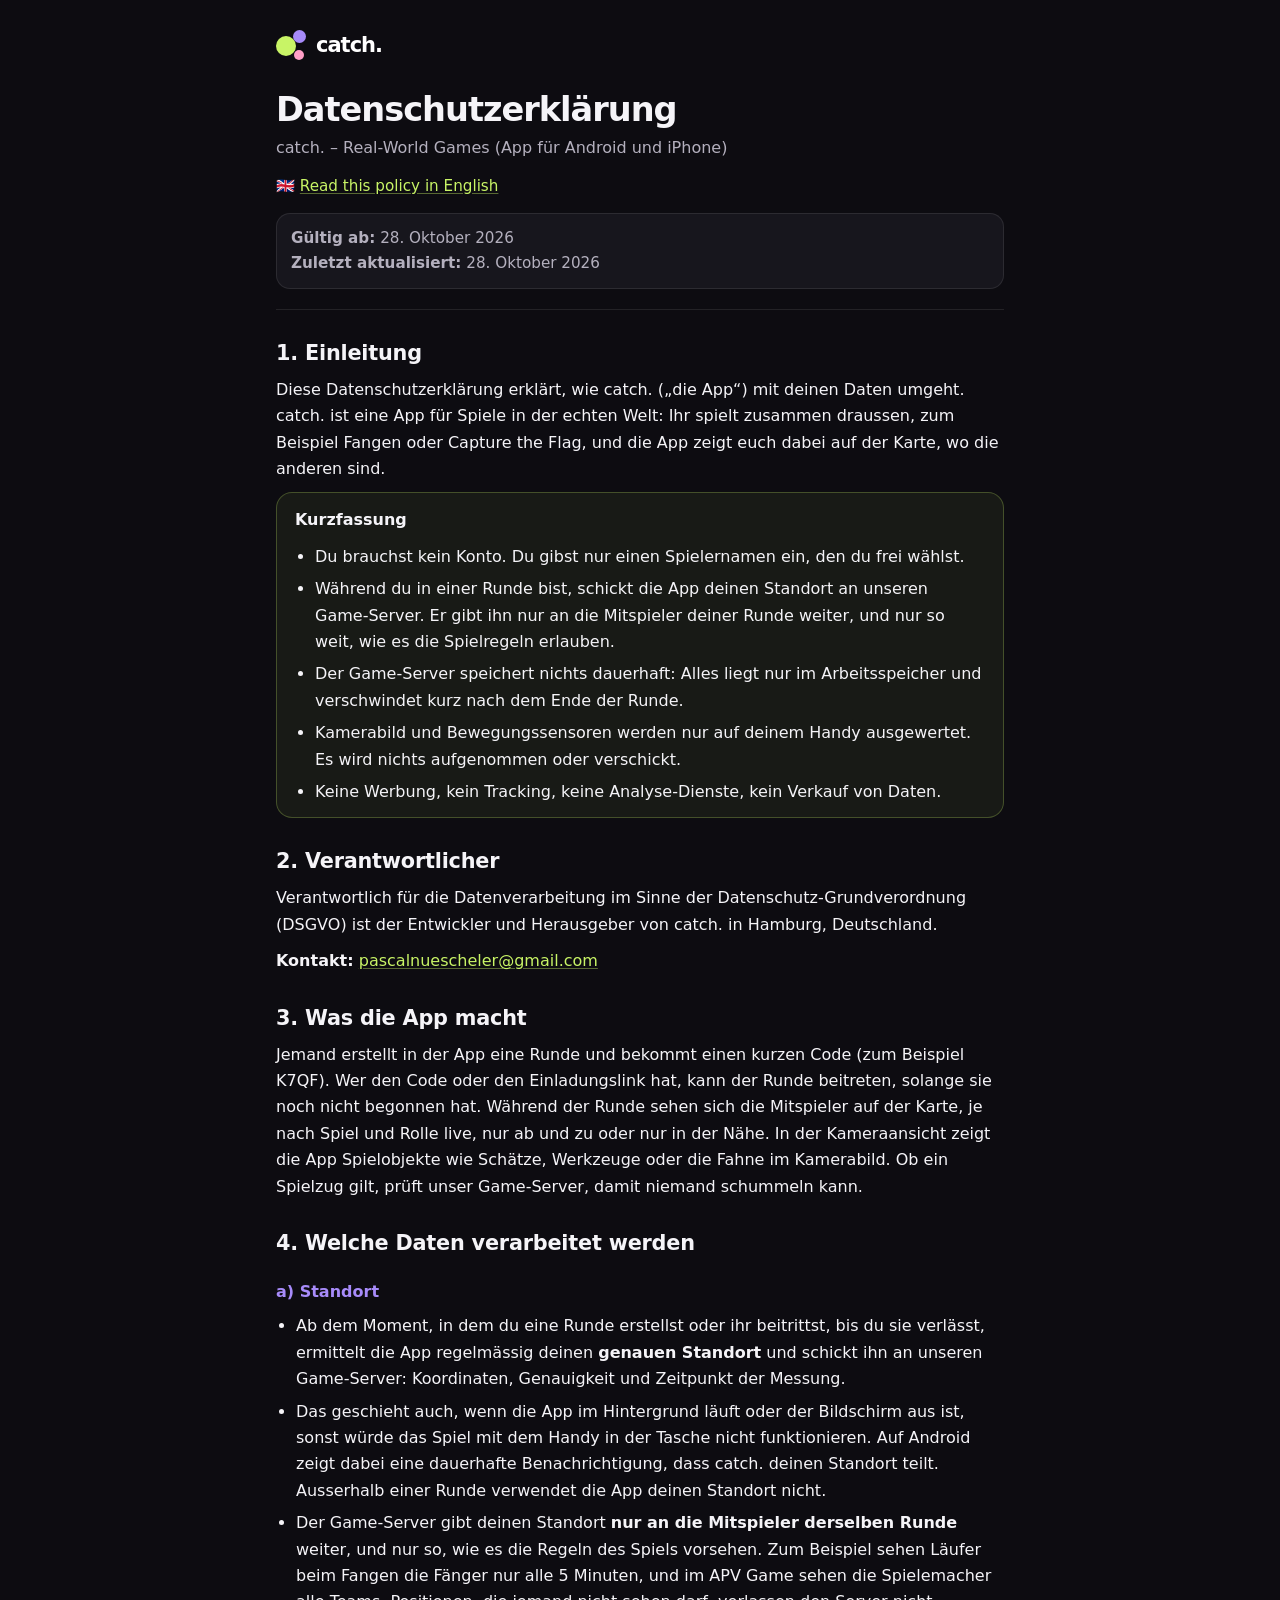
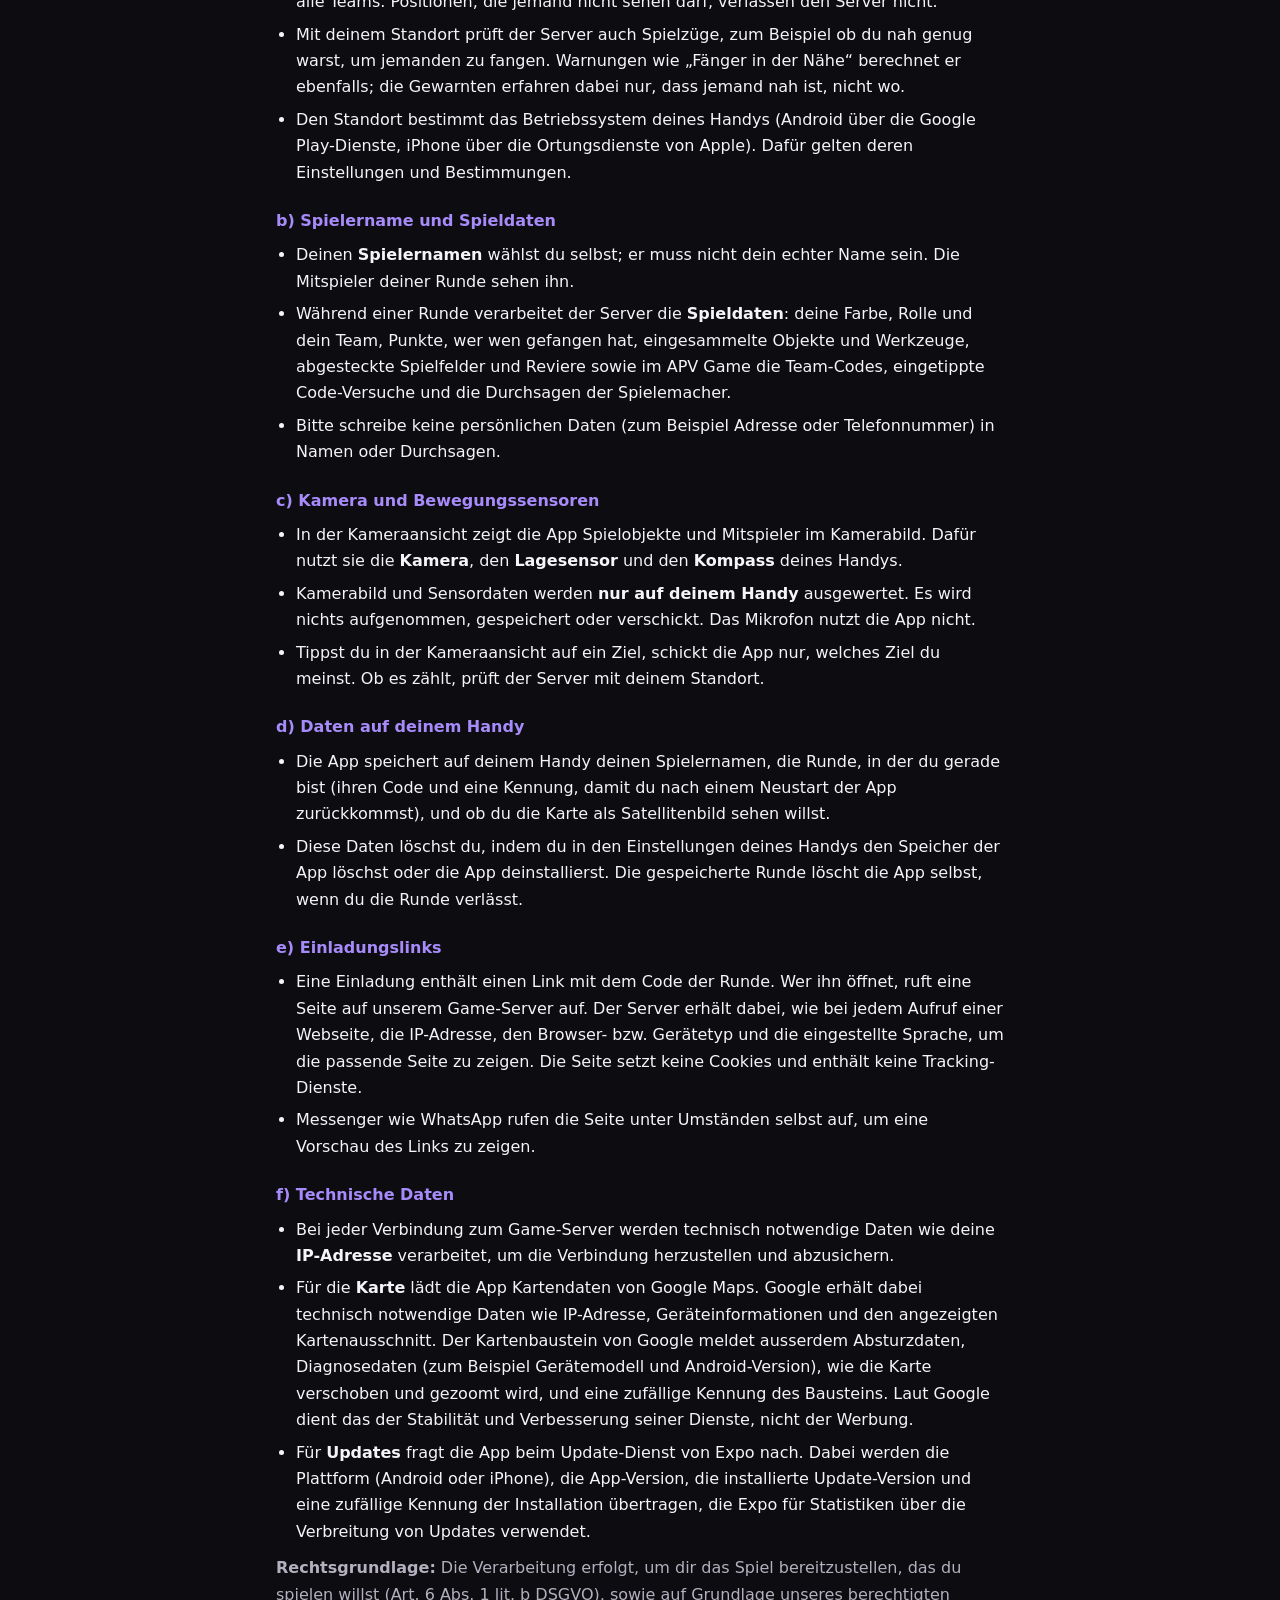
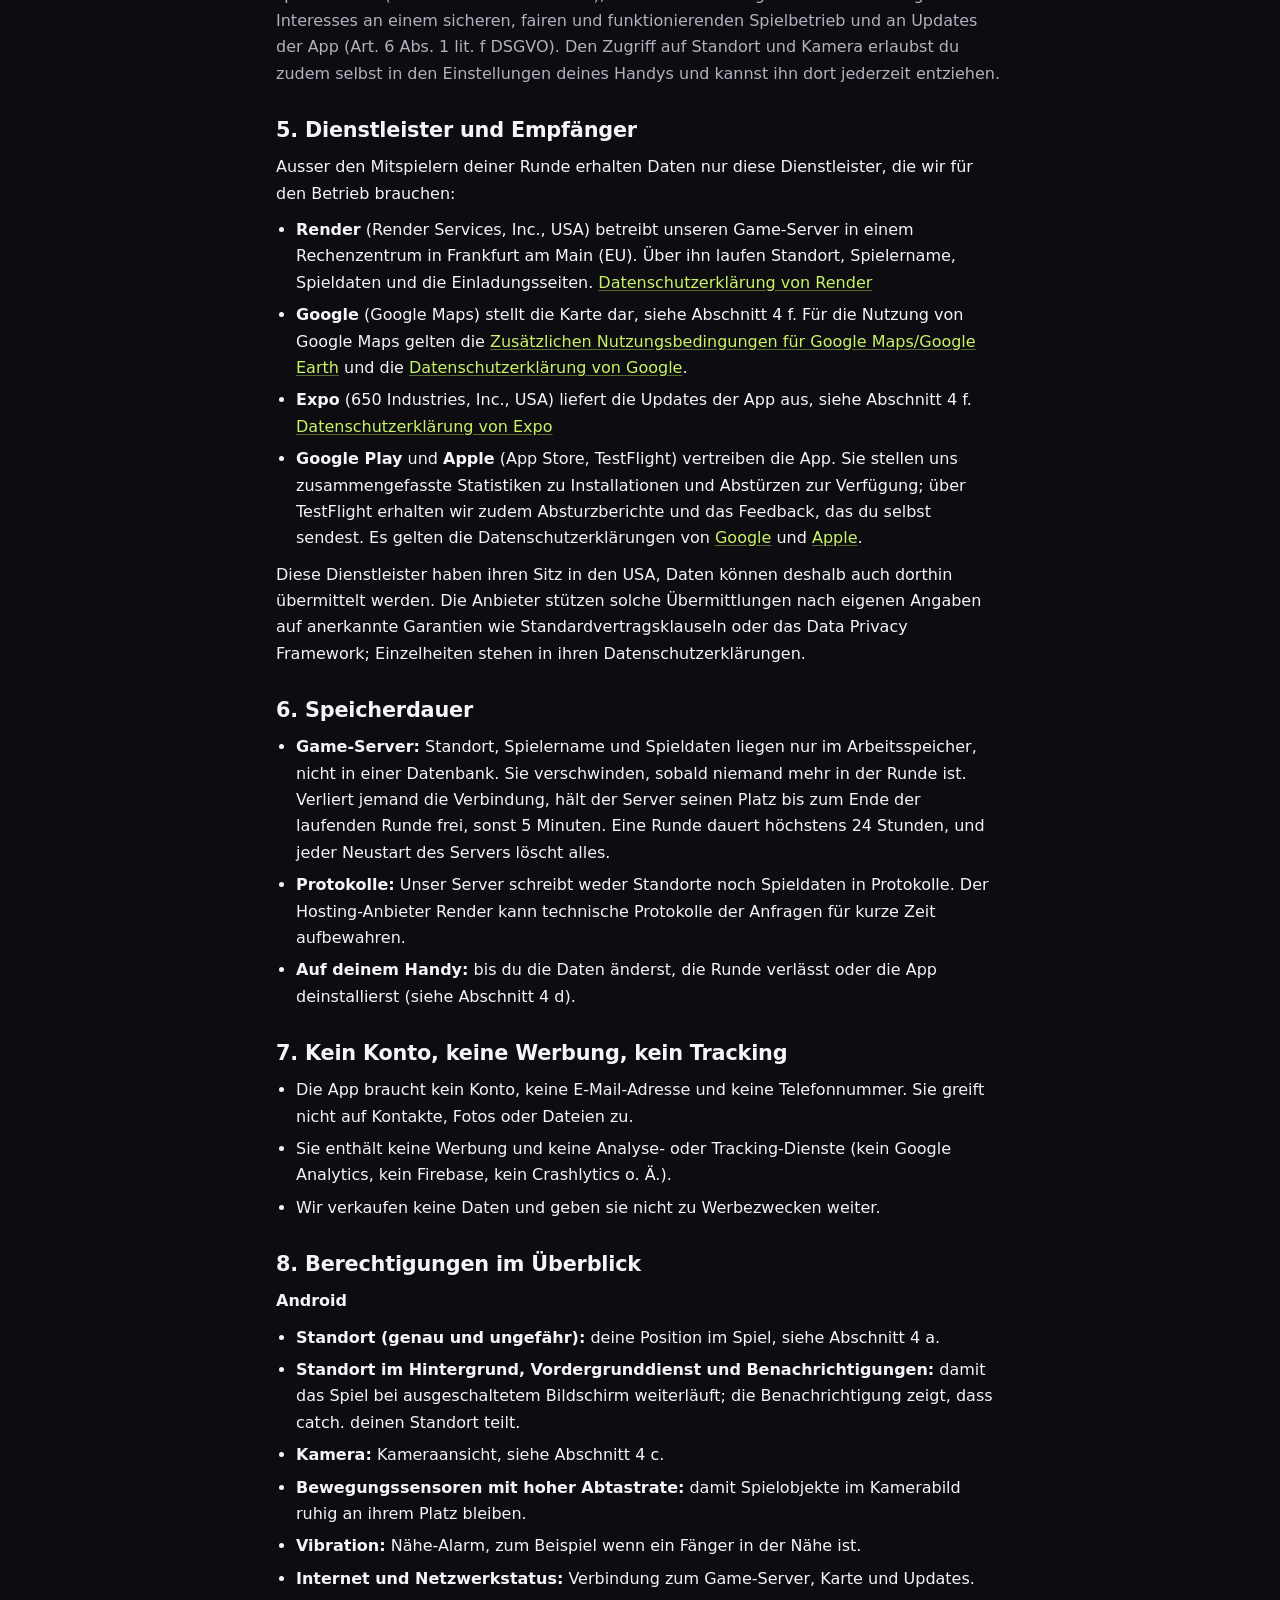
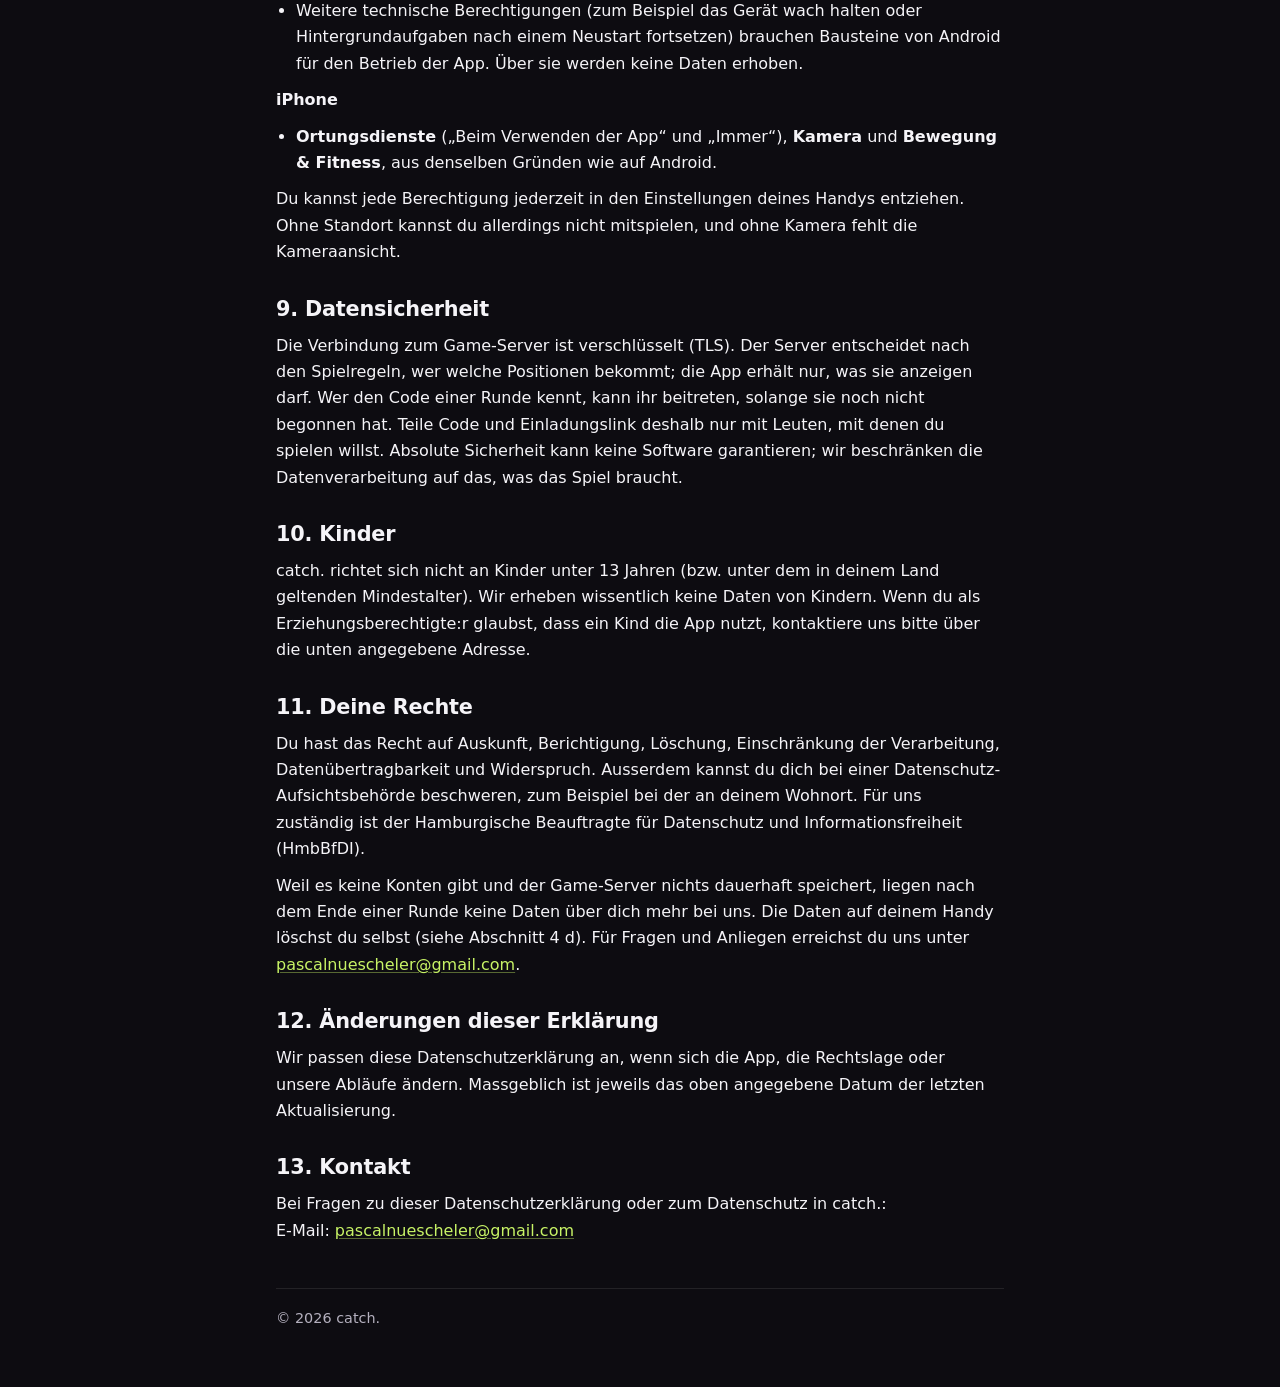
<file: privacy-policy/index.html>
<!doctype html>
<html lang="de">
<head>
  <meta charset="utf-8" />
  <meta name="viewport" content="width=device-width, initial-scale=1" />
  <meta name="robots" content="index,follow" />
  <meta name="theme-color" content="#0D0C11" />
  <title>catch. – Datenschutzerklärung</title>
  <meta name="description" content="Datenschutzerklärung für catch., die App für Spiele in der echten Welt (Android und iPhone)." />
  <link rel="stylesheet" href="./style.css" />
</head>
<body>
  <div class="container">
    <header>
      <div class="brand"><span class="mark" aria-hidden="true"><i></i><i></i><i></i></span><span class="wordmark">catch.</span></div>
      <h1>Datenschutzerklärung</h1>
      <p class="subtitle">catch. – Real-World Games (App für Android und iPhone)</p>
      <p class="lang-switch">🇬🇧 <a href="./en.html">Read this policy in English</a></p>
      <div class="meta">
        <div><strong>Gültig ab:</strong> 28. Oktober 2026</div>
        <div><strong>Zuletzt aktualisiert:</strong> 28. Oktober 2026</div>
      </div>
    </header>

    <main>
      <section id="einleitung">
        <h2>1. Einleitung</h2>
        <p>
          Diese Datenschutzerklärung erklärt, wie catch. („die App“) mit deinen Daten umgeht. catch. ist eine App
          für Spiele in der echten Welt: Ihr spielt zusammen draussen, zum Beispiel Fangen oder Capture the Flag,
          und die App zeigt euch dabei auf der Karte, wo die anderen sind.
        </p>
        <div class="summary">
          <p><strong>Kurzfassung</strong></p>
          <ul>
            <li>Du brauchst kein Konto. Du gibst nur einen Spielernamen ein, den du frei wählst.</li>
            <li>
              Während du in einer Runde bist, schickt die App deinen Standort an unseren Game-Server. Er gibt ihn nur an
              die Mitspieler deiner Runde weiter, und nur so weit, wie es die Spielregeln erlauben.
            </li>
            <li>
              Der Game-Server speichert nichts dauerhaft: Alles liegt nur im Arbeitsspeicher und verschwindet kurz nach
              dem Ende der Runde.
            </li>
            <li>Kamerabild und Bewegungssensoren werden nur auf deinem Handy ausgewertet. Es wird nichts aufgenommen oder verschickt.</li>
            <li>Keine Werbung, kein Tracking, keine Analyse-Dienste, kein Verkauf von Daten.</li>
          </ul>
        </div>
      </section>

      <section id="verantwortlicher">
        <h2>2. Verantwortlicher</h2>
        <p>
          Verantwortlich für die Datenverarbeitung im Sinne der Datenschutz-Grundverordnung (DSGVO) ist der
          Entwickler und Herausgeber von catch. in Hamburg, Deutschland.
        </p>
        <p><strong>Kontakt:</strong> <a href="mailto:pascalnuescheler@gmail.com">pascalnuescheler@gmail.com</a></p>
      </section>

      <section id="app-beschreibung">
        <h2>3. Was die App macht</h2>
        <p>
          Jemand erstellt in der App eine Runde und bekommt einen kurzen Code (zum Beispiel K7QF). Wer den Code oder
          den Einladungslink hat, kann der Runde beitreten, solange sie noch nicht begonnen hat. Während der Runde sehen
          sich die Mitspieler auf der Karte, je nach Spiel und Rolle live, nur ab und zu oder nur in der Nähe. In der
          Kameraansicht zeigt die App Spielobjekte wie Schätze, Werkzeuge oder die Fahne im Kamerabild. Ob ein Spielzug
          gilt, prüft unser Game-Server, damit niemand schummeln kann.
        </p>
      </section>

      <section id="daten">
        <h2>4. Welche Daten verarbeitet werden</h2>

        <h3>a) Standort</h3>
        <ul>
          <li>
            Ab dem Moment, in dem du eine Runde erstellst oder ihr beitrittst, bis du sie verlässt, ermittelt die App
            regelmässig deinen <strong>genauen Standort</strong> und schickt ihn an unseren Game-Server: Koordinaten,
            Genauigkeit und Zeitpunkt der Messung.
          </li>
          <li>
            Das geschieht auch, wenn die App im Hintergrund läuft oder der Bildschirm aus ist, sonst würde das Spiel mit
            dem Handy in der Tasche nicht funktionieren. Auf Android zeigt dabei eine dauerhafte Benachrichtigung, dass
            catch. deinen Standort teilt. Ausserhalb einer Runde verwendet die App deinen Standort nicht.
          </li>
          <li>
            Der Game-Server gibt deinen Standort <strong>nur an die Mitspieler derselben Runde</strong> weiter, und nur
            so, wie es die Regeln des Spiels vorsehen. Zum Beispiel sehen Läufer beim Fangen die Fänger nur alle
            5&nbsp;Minuten, und im APV Game sehen die Spielemacher alle Teams. Positionen, die jemand nicht sehen darf,
            verlassen den Server nicht.
          </li>
          <li>
            Mit deinem Standort prüft der Server auch Spielzüge, zum Beispiel ob du nah genug warst, um jemanden zu
            fangen. Warnungen wie „Fänger in der Nähe“ berechnet er ebenfalls; die Gewarnten erfahren dabei nur, dass
            jemand nah ist, nicht wo.
          </li>
          <li>
            Den Standort bestimmt das Betriebssystem deines Handys (Android über die Google Play-Dienste, iPhone über die
            Ortungsdienste von Apple). Dafür gelten deren Einstellungen und Bestimmungen.
          </li>
        </ul>

        <h3>b) Spielername und Spieldaten</h3>
        <ul>
          <li>
            Deinen <strong>Spielernamen</strong> wählst du selbst; er muss nicht dein echter Name sein. Die Mitspieler
            deiner Runde sehen ihn.
          </li>
          <li>
            Während einer Runde verarbeitet der Server die <strong>Spieldaten</strong>: deine Farbe, Rolle und dein Team,
            Punkte, wer wen gefangen hat, eingesammelte Objekte und Werkzeuge, abgesteckte Spielfelder und Reviere sowie
            im APV Game die Team-Codes, eingetippte Code-Versuche und die Durchsagen der Spielemacher.
          </li>
          <li>Bitte schreibe keine persönlichen Daten (zum Beispiel Adresse oder Telefonnummer) in Namen oder Durchsagen.</li>
        </ul>

        <h3>c) Kamera und Bewegungssensoren</h3>
        <ul>
          <li>
            In der Kameraansicht zeigt die App Spielobjekte und Mitspieler im Kamerabild. Dafür nutzt sie die
            <strong>Kamera</strong>, den <strong>Lagesensor</strong> und den <strong>Kompass</strong> deines Handys.
          </li>
          <li>
            Kamerabild und Sensordaten werden <strong>nur auf deinem Handy</strong> ausgewertet. Es wird nichts
            aufgenommen, gespeichert oder verschickt. Das Mikrofon nutzt die App nicht.
          </li>
          <li>
            Tippst du in der Kameraansicht auf ein Ziel, schickt die App nur, welches Ziel du meinst. Ob es zählt, prüft
            der Server mit deinem Standort.
          </li>
        </ul>

        <h3>d) Daten auf deinem Handy</h3>
        <ul>
          <li>
            Die App speichert auf deinem Handy deinen Spielernamen, die Runde, in der du gerade bist (ihren Code und eine
            Kennung, damit du nach einem Neustart der App zurückkommst), und ob du die Karte als Satellitenbild sehen
            willst.
          </li>
          <li>
            Diese Daten löschst du, indem du in den Einstellungen deines Handys den Speicher der App löschst oder die App
            deinstallierst. Die gespeicherte Runde löscht die App selbst, wenn du die Runde verlässt.
          </li>
        </ul>

        <h3>e) Einladungslinks</h3>
        <ul>
          <li>
            Eine Einladung enthält einen Link mit dem Code der Runde. Wer ihn öffnet, ruft eine Seite auf unserem
            Game-Server auf. Der Server erhält dabei, wie bei jedem Aufruf einer Webseite, die IP-Adresse, den Browser-
            bzw. Gerätetyp und die eingestellte Sprache, um die passende Seite zu zeigen. Die Seite setzt keine Cookies
            und enthält keine Tracking-Dienste.
          </li>
          <li>Messenger wie WhatsApp rufen die Seite unter Umständen selbst auf, um eine Vorschau des Links zu zeigen.</li>
        </ul>

        <h3>f) Technische Daten</h3>
        <ul>
          <li>
            Bei jeder Verbindung zum Game-Server werden technisch notwendige Daten wie deine
            <strong>IP-Adresse</strong> verarbeitet, um die Verbindung herzustellen und abzusichern.
          </li>
          <li>
            Für die <strong>Karte</strong> lädt die App Kartendaten von Google Maps. Google erhält dabei technisch
            notwendige Daten wie IP-Adresse, Geräteinformationen und den angezeigten Kartenausschnitt. Der
            Kartenbaustein von Google meldet ausserdem Absturzdaten, Diagnosedaten (zum Beispiel Gerätemodell und
            Android-Version), wie die Karte verschoben und gezoomt wird, und eine zufällige Kennung des Bausteins.
            Laut Google dient das der Stabilität und Verbesserung seiner Dienste, nicht der Werbung.
          </li>
          <li>
            Für <strong>Updates</strong> fragt die App beim Update-Dienst von Expo nach. Dabei werden die Plattform
            (Android oder iPhone), die App-Version, die installierte Update-Version und eine zufällige Kennung der
            Installation übertragen, die Expo für Statistiken über die Verbreitung von Updates verwendet.
          </li>
        </ul>

        <p class="muted">
          <strong>Rechtsgrundlage:</strong> Die Verarbeitung erfolgt, um dir das Spiel bereitzustellen, das du spielen
          willst (Art.&nbsp;6 Abs.&nbsp;1 lit.&nbsp;b DSGVO), sowie auf Grundlage unseres berechtigten Interesses an
          einem sicheren, fairen und funktionierenden Spielbetrieb und an Updates der App (Art.&nbsp;6 Abs.&nbsp;1
          lit.&nbsp;f DSGVO). Den Zugriff auf Standort und Kamera erlaubst du zudem selbst in den Einstellungen deines
          Handys und kannst ihn dort jederzeit entziehen.
        </p>
      </section>

      <section id="empfaenger">
        <h2>5. Dienstleister und Empfänger</h2>
        <p>Ausser den Mitspielern deiner Runde erhalten Daten nur diese Dienstleister, die wir für den Betrieb brauchen:</p>
        <ul>
          <li>
            <strong>Render</strong> (Render Services, Inc., USA) betreibt unseren Game-Server in einem Rechenzentrum in
            Frankfurt am Main (EU). Über ihn laufen Standort, Spielername, Spieldaten und die Einladungsseiten.
            <a href="https://render.com/privacy">Datenschutzerklärung von Render</a>
          </li>
          <li>
            <strong>Google</strong> (Google Maps) stellt die Karte dar, siehe Abschnitt 4&nbsp;f. Für die Nutzung von
            Google Maps gelten die
            <a href="https://maps.google.com/help/terms_maps/">Zusätzlichen Nutzungsbedingungen für Google Maps/Google Earth</a>
            und die <a href="https://policies.google.com/privacy">Datenschutzerklärung von Google</a>.
          </li>
          <li>
            <strong>Expo</strong> (650 Industries, Inc., USA) liefert die Updates der App aus, siehe Abschnitt 4&nbsp;f.
            <a href="https://expo.dev/privacy">Datenschutzerklärung von Expo</a>
          </li>
          <li>
            <strong>Google Play</strong> und <strong>Apple</strong> (App Store, TestFlight) vertreiben die App. Sie
            stellen uns zusammengefasste Statistiken zu Installationen und Abstürzen zur Verfügung; über TestFlight
            erhalten wir zudem Absturzberichte und das Feedback, das du selbst sendest. Es gelten die
            Datenschutzerklärungen von <a href="https://policies.google.com/privacy">Google</a> und
            <a href="https://www.apple.com/legal/privacy/">Apple</a>.
          </li>
        </ul>
        <p>
          Diese Dienstleister haben ihren Sitz in den USA, Daten können deshalb auch dorthin übermittelt werden. Die
          Anbieter stützen solche Übermittlungen nach eigenen Angaben auf anerkannte Garantien wie
          Standardvertragsklauseln oder das Data Privacy Framework; Einzelheiten stehen in ihren Datenschutzerklärungen.
        </p>
      </section>

      <section id="speicherdauer">
        <h2>6. Speicherdauer</h2>
        <ul>
          <li>
            <strong>Game-Server:</strong> Standort, Spielername und Spieldaten liegen nur im Arbeitsspeicher, nicht in
            einer Datenbank. Sie verschwinden, sobald niemand mehr in der Runde ist. Verliert jemand die Verbindung, hält
            der Server seinen Platz bis zum Ende der laufenden Runde frei, sonst 5&nbsp;Minuten. Eine Runde dauert
            höchstens 24&nbsp;Stunden, und jeder Neustart des Servers löscht alles.
          </li>
          <li>
            <strong>Protokolle:</strong> Unser Server schreibt weder Standorte noch Spieldaten in Protokolle. Der
            Hosting-Anbieter Render kann technische Protokolle der Anfragen für kurze Zeit aufbewahren.
          </li>
          <li>
            <strong>Auf deinem Handy:</strong> bis du die Daten änderst, die Runde verlässt oder die App deinstallierst
            (siehe Abschnitt 4&nbsp;d).
          </li>
        </ul>
      </section>

      <section id="kein-tracking">
        <h2>7. Kein Konto, keine Werbung, kein Tracking</h2>
        <ul>
          <li>
            Die App braucht kein Konto, keine E-Mail-Adresse und keine Telefonnummer. Sie greift nicht auf Kontakte,
            Fotos oder Dateien zu.
          </li>
          <li>
            Sie enthält keine Werbung und keine Analyse- oder Tracking-Dienste (kein Google Analytics, kein Firebase,
            kein Crashlytics o.&nbsp;Ä.).
          </li>
          <li>Wir verkaufen keine Daten und geben sie nicht zu Werbezwecken weiter.</li>
        </ul>
      </section>

      <section id="berechtigungen">
        <h2>8. Berechtigungen im Überblick</h2>
        <p><strong>Android</strong></p>
        <ul>
          <li><strong>Standort (genau und ungefähr):</strong> deine Position im Spiel, siehe Abschnitt 4&nbsp;a.</li>
          <li>
            <strong>Standort im Hintergrund, Vordergrunddienst und Benachrichtigungen:</strong> damit das Spiel bei
            ausgeschaltetem Bildschirm weiterläuft; die Benachrichtigung zeigt, dass catch. deinen Standort teilt.
          </li>
          <li><strong>Kamera:</strong> Kameraansicht, siehe Abschnitt 4&nbsp;c.</li>
          <li>
            <strong>Bewegungssensoren mit hoher Abtastrate:</strong> damit Spielobjekte im Kamerabild ruhig an ihrem Platz
            bleiben.
          </li>
          <li><strong>Vibration:</strong> Nähe-Alarm, zum Beispiel wenn ein Fänger in der Nähe ist.</li>
          <li><strong>Internet und Netzwerkstatus:</strong> Verbindung zum Game-Server, Karte und Updates.</li>
          <li>
            Weitere technische Berechtigungen (zum Beispiel das Gerät wach halten oder Hintergrundaufgaben nach einem
            Neustart fortsetzen) brauchen Bausteine von Android für den Betrieb der App. Über sie werden keine Daten
            erhoben.
          </li>
        </ul>
        <p><strong>iPhone</strong></p>
        <ul>
          <li>
            <strong>Ortungsdienste</strong> („Beim Verwenden der App“ und „Immer“), <strong>Kamera</strong> und
            <strong>Bewegung &amp; Fitness</strong>, aus denselben Gründen wie auf Android.
          </li>
        </ul>
        <p>
          Du kannst jede Berechtigung jederzeit in den Einstellungen deines Handys entziehen. Ohne Standort kannst du
          allerdings nicht mitspielen, und ohne Kamera fehlt die Kameraansicht.
        </p>
      </section>

      <section id="sicherheit">
        <h2>9. Datensicherheit</h2>
        <p>
          Die Verbindung zum Game-Server ist verschlüsselt (TLS). Der Server entscheidet nach den Spielregeln, wer welche
          Positionen bekommt; die App erhält nur, was sie anzeigen darf. Wer den Code einer Runde kennt, kann ihr
          beitreten, solange sie noch nicht begonnen hat. Teile Code und Einladungslink deshalb nur mit Leuten, mit denen
          du spielen willst. Absolute Sicherheit kann keine Software garantieren; wir beschränken die Datenverarbeitung
          auf das, was das Spiel braucht.
        </p>
      </section>

      <section id="kinder">
        <h2>10. Kinder</h2>
        <p>
          catch. richtet sich nicht an Kinder unter 13&nbsp;Jahren (bzw. unter dem in deinem Land geltenden
          Mindestalter). Wir erheben wissentlich keine Daten von Kindern. Wenn du als Erziehungsberechtigte:r glaubst,
          dass ein Kind die App nutzt, kontaktiere uns bitte über die unten angegebene Adresse.
        </p>
      </section>

      <section id="rechte">
        <h2>11. Deine Rechte</h2>
        <p>
          Du hast das Recht auf Auskunft, Berichtigung, Löschung, Einschränkung der Verarbeitung, Datenübertragbarkeit
          und Widerspruch. Ausserdem kannst du dich bei einer Datenschutz-Aufsichtsbehörde beschweren, zum Beispiel bei
          der an deinem Wohnort. Für uns zuständig ist der Hamburgische Beauftragte für Datenschutz und
          Informationsfreiheit (HmbBfDI).
        </p>
        <p>
          Weil es keine Konten gibt und der Game-Server nichts dauerhaft speichert, liegen nach dem Ende einer Runde
          keine Daten über dich mehr bei uns. Die Daten auf deinem Handy löschst du selbst (siehe Abschnitt 4&nbsp;d).
          Für Fragen und Anliegen erreichst du uns unter
          <a href="mailto:pascalnuescheler@gmail.com">pascalnuescheler@gmail.com</a>.
        </p>
      </section>

      <section id="aenderungen">
        <h2>12. Änderungen dieser Erklärung</h2>
        <p>
          Wir passen diese Datenschutzerklärung an, wenn sich die App, die Rechtslage oder unsere Abläufe ändern.
          Massgeblich ist jeweils das oben angegebene Datum der letzten Aktualisierung.
        </p>
      </section>

      <section id="kontakt">
        <h2>13. Kontakt</h2>
        <p>
          Bei Fragen zu dieser Datenschutzerklärung oder zum Datenschutz in catch.:<br />
          E-Mail: <a href="mailto:pascalnuescheler@gmail.com">pascalnuescheler@gmail.com</a>
        </p>
      </section>
    </main>

    <footer>© 2026 catch.</footer>
  </div>
</body>
</html>
</file>
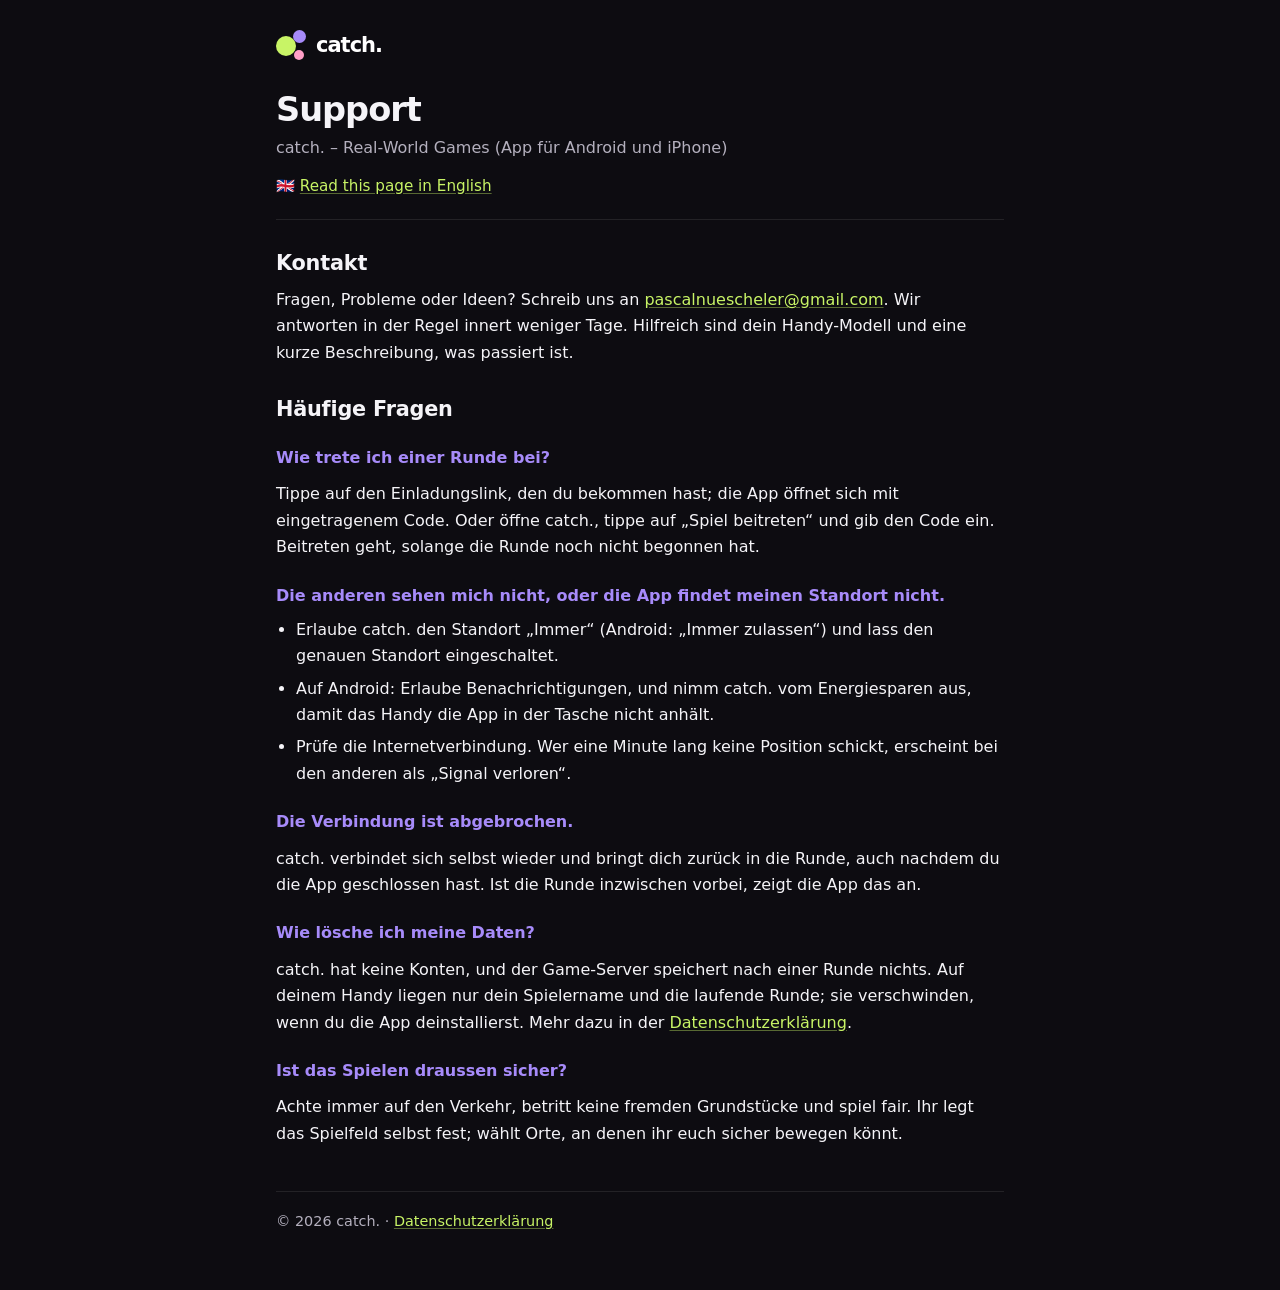
<file: support/index.html>
<!doctype html>
<html lang="de">
<head>
  <meta charset="utf-8" />
  <meta name="viewport" content="width=device-width, initial-scale=1" />
  <meta name="theme-color" content="#0D0C11" />
  <title>catch. – Support</title>
  <meta name="description" content="Hilfe und Kontakt für catch., die App für Spiele in der echten Welt." />
  <link rel="stylesheet" href="../privacy-policy/style.css" />
</head>
<body>
  <div class="container">
    <header>
      <div class="brand"><span class="mark" aria-hidden="true"><i></i><i></i><i></i></span><span class="wordmark">catch.</span></div>
      <h1>Support</h1>
      <p class="subtitle">catch. – Real-World Games (App für Android und iPhone)</p>
      <p class="lang-switch">🇬🇧 <a href="./en.html">Read this page in English</a></p>
    </header>

    <main>
      <section id="kontakt">
        <h2>Kontakt</h2>
        <p>
          Fragen, Probleme oder Ideen? Schreib uns an
          <a href="mailto:pascalnuescheler@gmail.com">pascalnuescheler@gmail.com</a>. Wir antworten in der Regel
          innert weniger Tage. Hilfreich sind dein Handy-Modell und eine kurze Beschreibung, was passiert ist.
        </p>
      </section>

      <section id="fragen">
        <h2>Häufige Fragen</h2>

        <h3>Wie trete ich einer Runde bei?</h3>
        <p>
          Tippe auf den Einladungslink, den du bekommen hast; die App öffnet sich mit eingetragenem Code. Oder öffne
          catch., tippe auf „Spiel beitreten“ und gib den Code ein. Beitreten geht, solange die Runde noch nicht
          begonnen hat.
        </p>

        <h3>Die anderen sehen mich nicht, oder die App findet meinen Standort nicht.</h3>
        <ul>
          <li>Erlaube catch. den Standort „Immer“ (Android: „Immer zulassen“) und lass den genauen Standort eingeschaltet.</li>
          <li>Auf Android: Erlaube Benachrichtigungen, und nimm catch. vom Energiesparen aus, damit das Handy die App in der Tasche nicht anhält.</li>
          <li>Prüfe die Internetverbindung. Wer eine Minute lang keine Position schickt, erscheint bei den anderen als „Signal verloren“.</li>
        </ul>

        <h3>Die Verbindung ist abgebrochen.</h3>
        <p>
          catch. verbindet sich selbst wieder und bringt dich zurück in die Runde, auch nachdem du die App geschlossen
          hast. Ist die Runde inzwischen vorbei, zeigt die App das an.
        </p>

        <h3>Wie lösche ich meine Daten?</h3>
        <p>
          catch. hat keine Konten, und der Game-Server speichert nach einer Runde nichts. Auf deinem Handy liegen nur
          dein Spielername und die laufende Runde; sie verschwinden, wenn du die App deinstallierst. Mehr dazu in der
          <a href="../privacy-policy/">Datenschutzerklärung</a>.
        </p>

        <h3>Ist das Spielen draussen sicher?</h3>
        <p>
          Achte immer auf den Verkehr, betritt keine fremden Grundstücke und spiel fair. Ihr legt das Spielfeld selbst
          fest; wählt Orte, an denen ihr euch sicher bewegen könnt.
        </p>
      </section>
    </main>

    <footer>© 2026 catch. · <a href="../privacy-policy/">Datenschutzerklärung</a></footer>
  </div>
</body>
</html>
</file>
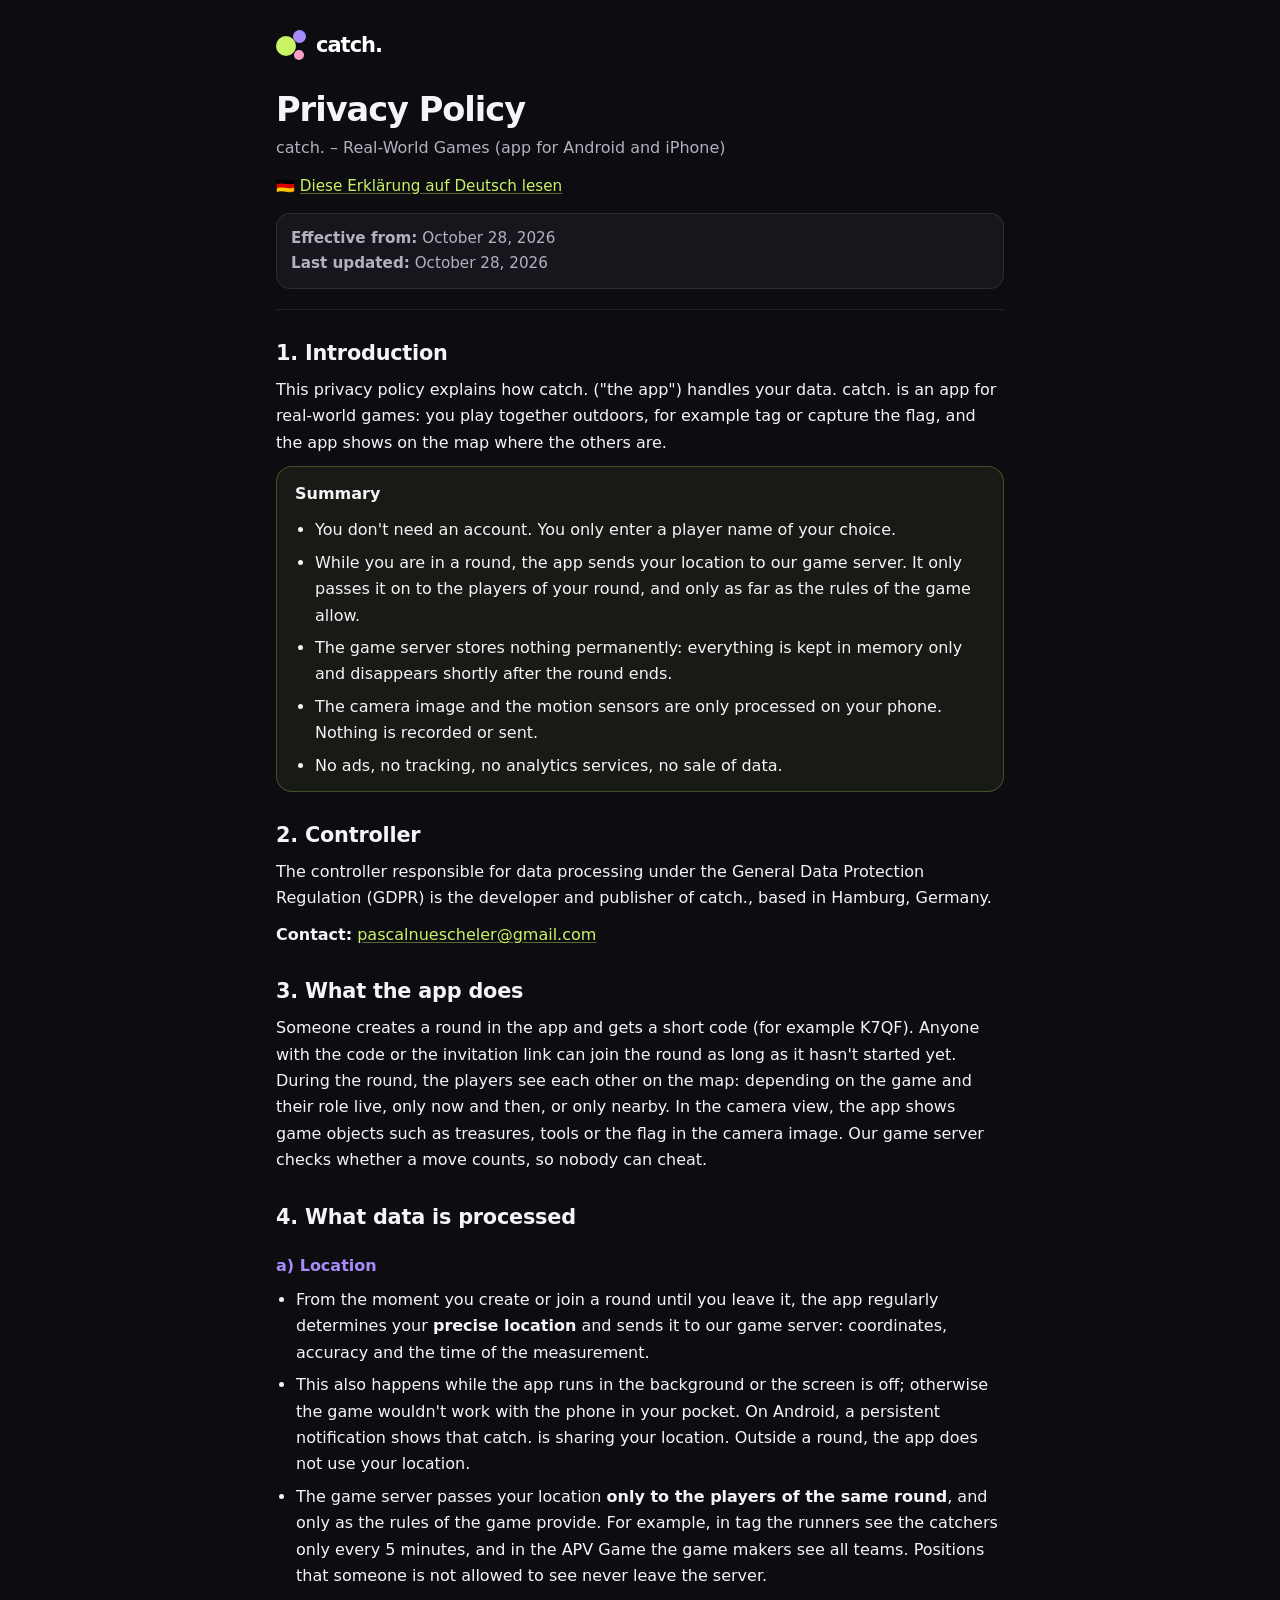
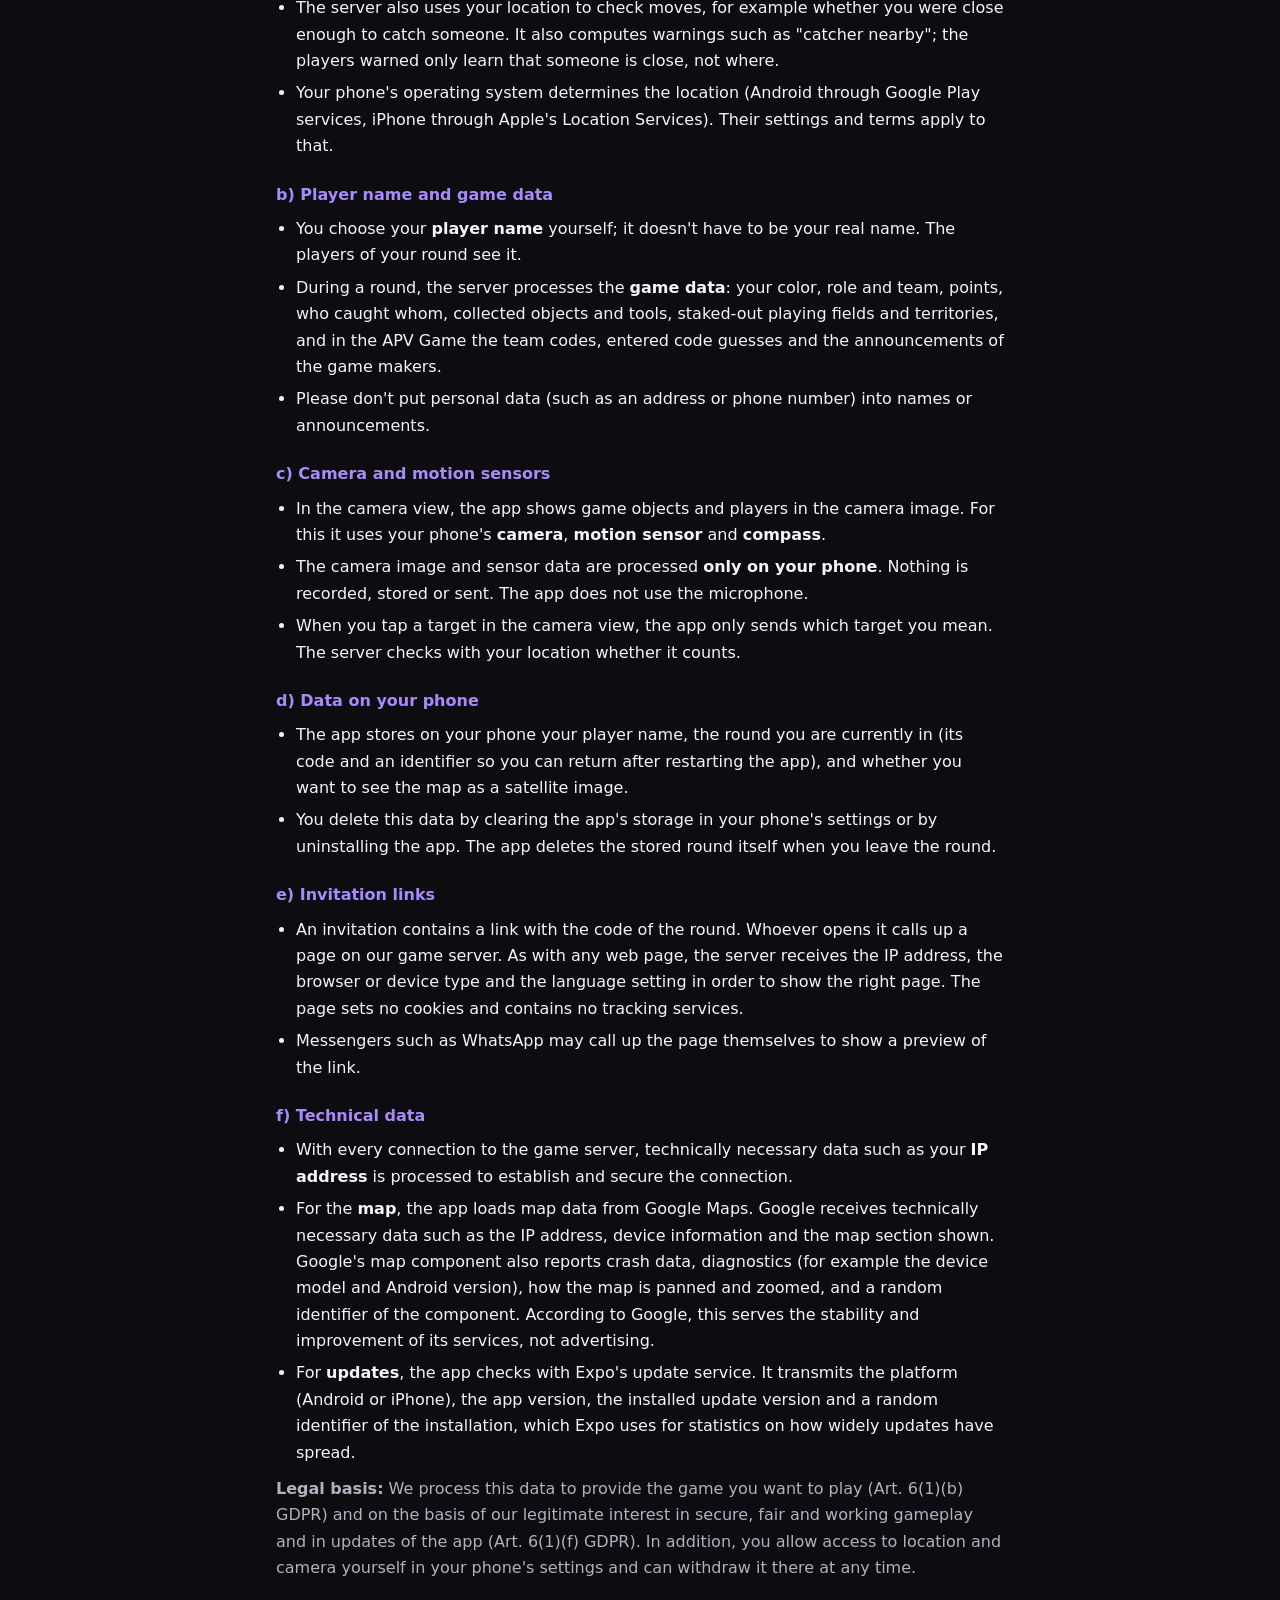
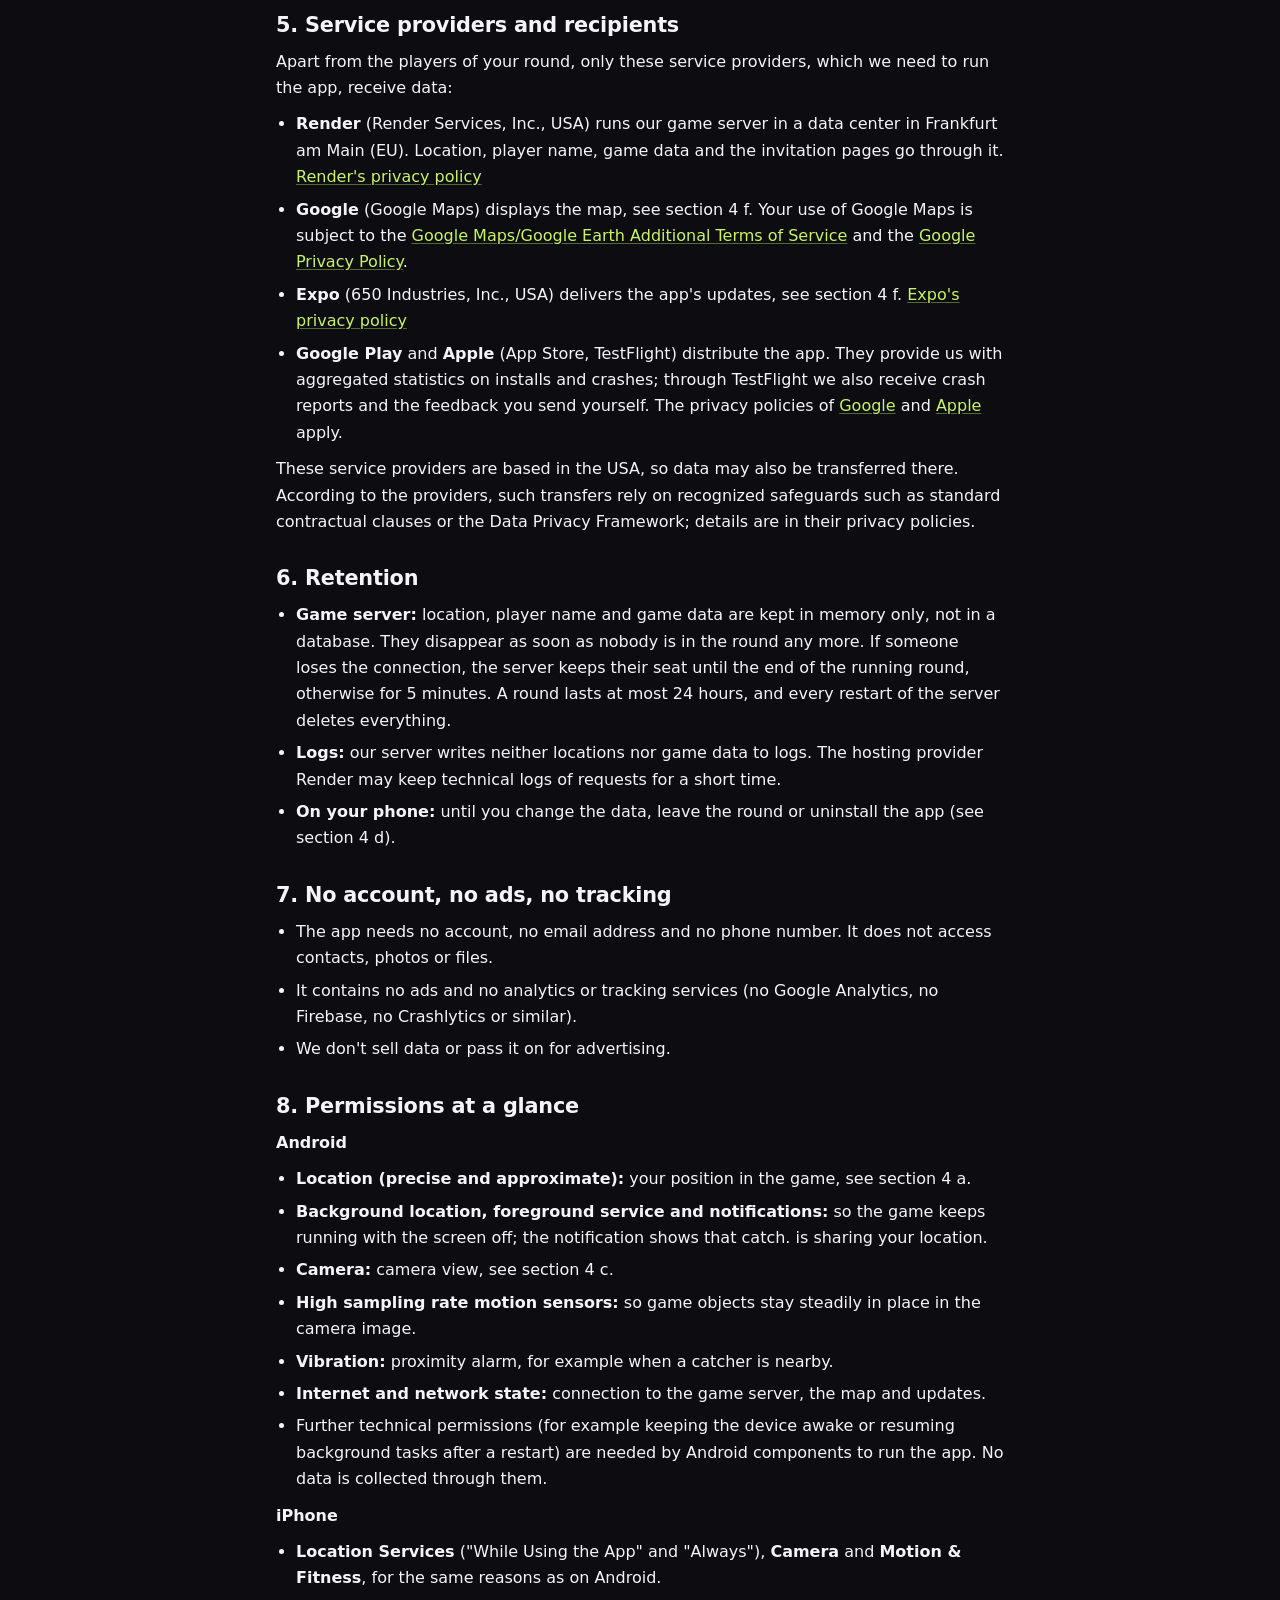
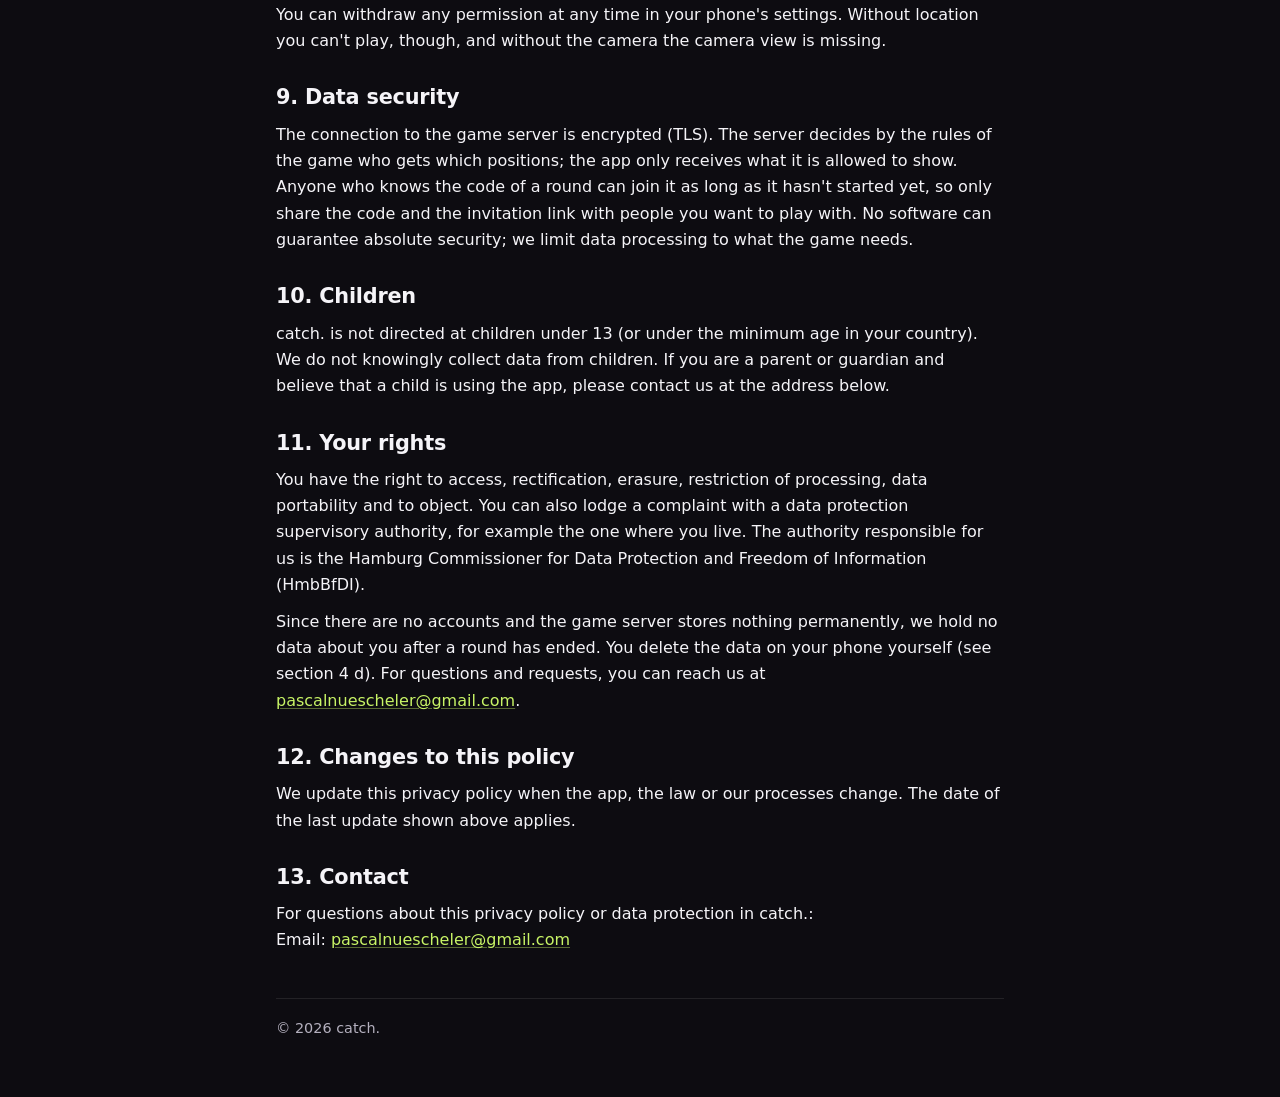
<file: privacy-policy/en.html>
<!doctype html>
<html lang="en">
<head>
  <meta charset="utf-8" />
  <meta name="viewport" content="width=device-width, initial-scale=1" />
  <meta name="robots" content="index,follow" />
  <meta name="theme-color" content="#0D0C11" />
  <title>catch. – Privacy Policy</title>
  <meta name="description" content="Privacy policy for catch., the app for real-world games (Android and iPhone)." />
  <link rel="stylesheet" href="./style.css" />
</head>
<body>
  <div class="container">
    <header>
      <div class="brand"><span class="mark" aria-hidden="true"><i></i><i></i><i></i></span><span class="wordmark">catch.</span></div>
      <h1>Privacy Policy</h1>
      <p class="subtitle">catch. – Real-World Games (app for Android and iPhone)</p>
      <p class="lang-switch">🇩🇪 <a href="./">Diese Erklärung auf Deutsch lesen</a></p>
      <div class="meta">
        <div><strong>Effective from:</strong> October 28, 2026</div>
        <div><strong>Last updated:</strong> October 28, 2026</div>
      </div>
    </header>

    <main>
      <section id="introduction">
        <h2>1. Introduction</h2>
        <p>
          This privacy policy explains how catch. ("the app") handles your data. catch. is an app for real-world games:
          you play together outdoors, for example tag or capture the flag, and the app shows on the map where the
          others are.
        </p>
        <div class="summary">
          <p><strong>Summary</strong></p>
          <ul>
            <li>You don't need an account. You only enter a player name of your choice.</li>
            <li>
              While you are in a round, the app sends your location to our game server. It only passes it on to the
              players of your round, and only as far as the rules of the game allow.
            </li>
            <li>
              The game server stores nothing permanently: everything is kept in memory only and disappears shortly after
              the round ends.
            </li>
            <li>The camera image and the motion sensors are only processed on your phone. Nothing is recorded or sent.</li>
            <li>No ads, no tracking, no analytics services, no sale of data.</li>
          </ul>
        </div>
      </section>

      <section id="controller">
        <h2>2. Controller</h2>
        <p>
          The controller responsible for data processing under the General Data Protection Regulation (GDPR) is the
          developer and publisher of catch., based in Hamburg, Germany.
        </p>
        <p><strong>Contact:</strong> <a href="mailto:pascalnuescheler@gmail.com">pascalnuescheler@gmail.com</a></p>
      </section>

      <section id="what-the-app-does">
        <h2>3. What the app does</h2>
        <p>
          Someone creates a round in the app and gets a short code (for example K7QF). Anyone with the code or the
          invitation link can join the round as long as it hasn't started yet. During the round, the players see each
          other on the map: depending on the game and their role live, only now and then, or only nearby. In the camera
          view, the app shows game objects such as treasures, tools or the flag in the camera image. Our game server
          checks whether a move counts, so nobody can cheat.
        </p>
      </section>

      <section id="data">
        <h2>4. What data is processed</h2>

        <h3>a) Location</h3>
        <ul>
          <li>
            From the moment you create or join a round until you leave it, the app regularly determines your
            <strong>precise location</strong> and sends it to our game server: coordinates, accuracy and the time of the
            measurement.
          </li>
          <li>
            This also happens while the app runs in the background or the screen is off; otherwise the game wouldn't
            work with the phone in your pocket. On Android, a persistent notification shows that catch. is sharing your
            location. Outside a round, the app does not use your location.
          </li>
          <li>
            The game server passes your location <strong>only to the players of the same round</strong>, and only as the
            rules of the game provide. For example, in tag the runners see the catchers only every 5&nbsp;minutes, and in
            the APV Game the game makers see all teams. Positions that someone is not allowed to see never leave the
            server.
          </li>
          <li>
            The server also uses your location to check moves, for example whether you were close enough to catch
            someone. It also computes warnings such as "catcher nearby"; the players warned only learn that someone is
            close, not where.
          </li>
          <li>
            Your phone's operating system determines the location (Android through Google Play services, iPhone through
            Apple's Location Services). Their settings and terms apply to that.
          </li>
        </ul>

        <h3>b) Player name and game data</h3>
        <ul>
          <li>
            You choose your <strong>player name</strong> yourself; it doesn't have to be your real name. The players of
            your round see it.
          </li>
          <li>
            During a round, the server processes the <strong>game data</strong>: your color, role and team, points, who
            caught whom, collected objects and tools, staked-out playing fields and territories, and in the APV Game the
            team codes, entered code guesses and the announcements of the game makers.
          </li>
          <li>Please don't put personal data (such as an address or phone number) into names or announcements.</li>
        </ul>

        <h3>c) Camera and motion sensors</h3>
        <ul>
          <li>
            In the camera view, the app shows game objects and players in the camera image. For this it uses your
            phone's <strong>camera</strong>, <strong>motion sensor</strong> and <strong>compass</strong>.
          </li>
          <li>
            The camera image and sensor data are processed <strong>only on your phone</strong>. Nothing is recorded,
            stored or sent. The app does not use the microphone.
          </li>
          <li>
            When you tap a target in the camera view, the app only sends which target you mean. The server checks with
            your location whether it counts.
          </li>
        </ul>

        <h3>d) Data on your phone</h3>
        <ul>
          <li>
            The app stores on your phone your player name, the round you are currently in (its code and an identifier so
            you can return after restarting the app), and whether you want to see the map as a satellite image.
          </li>
          <li>
            You delete this data by clearing the app's storage in your phone's settings or by uninstalling the app. The
            app deletes the stored round itself when you leave the round.
          </li>
        </ul>

        <h3>e) Invitation links</h3>
        <ul>
          <li>
            An invitation contains a link with the code of the round. Whoever opens it calls up a page on our game
            server. As with any web page, the server receives the IP address, the browser or device type and the language
            setting in order to show the right page. The page sets no cookies and contains no tracking services.
          </li>
          <li>Messengers such as WhatsApp may call up the page themselves to show a preview of the link.</li>
        </ul>

        <h3>f) Technical data</h3>
        <ul>
          <li>
            With every connection to the game server, technically necessary data such as your
            <strong>IP address</strong> is processed to establish and secure the connection.
          </li>
          <li>
            For the <strong>map</strong>, the app loads map data from Google Maps. Google receives technically necessary
            data such as the IP address, device information and the map section shown. Google's map component also
            reports crash data, diagnostics (for example the device model and Android version), how the map is panned
            and zoomed, and a random identifier of the component. According to Google, this serves the stability and
            improvement of its services, not advertising.
          </li>
          <li>
            For <strong>updates</strong>, the app checks with Expo's update service. It transmits the platform (Android or
            iPhone), the app version, the installed update version and a random identifier of the installation, which
            Expo uses for statistics on how widely updates have spread.
          </li>
        </ul>

        <p class="muted">
          <strong>Legal basis:</strong> We process this data to provide the game you want to play (Art.&nbsp;6(1)(b)
          GDPR) and on the basis of our legitimate interest in secure, fair and working gameplay and in updates of the
          app (Art.&nbsp;6(1)(f) GDPR). In addition, you allow access to location and camera yourself in your phone's
          settings and can withdraw it there at any time.
        </p>
      </section>

      <section id="recipients">
        <h2>5. Service providers and recipients</h2>
        <p>Apart from the players of your round, only these service providers, which we need to run the app, receive data:</p>
        <ul>
          <li>
            <strong>Render</strong> (Render Services, Inc., USA) runs our game server in a data center in Frankfurt am
            Main (EU). Location, player name, game data and the invitation pages go through it.
            <a href="https://render.com/privacy">Render's privacy policy</a>
          </li>
          <li>
            <strong>Google</strong> (Google Maps) displays the map, see section 4&nbsp;f. Your use of Google Maps is
            subject to the <a href="https://maps.google.com/help/terms_maps/">Google Maps/Google Earth Additional Terms of Service</a>
            and the <a href="https://policies.google.com/privacy">Google Privacy Policy</a>.
          </li>
          <li>
            <strong>Expo</strong> (650 Industries, Inc., USA) delivers the app's updates, see section 4&nbsp;f.
            <a href="https://expo.dev/privacy">Expo's privacy policy</a>
          </li>
          <li>
            <strong>Google Play</strong> and <strong>Apple</strong> (App Store, TestFlight) distribute the app. They
            provide us with aggregated statistics on installs and crashes; through TestFlight we also receive crash
            reports and the feedback you send yourself. The privacy policies of
            <a href="https://policies.google.com/privacy">Google</a> and
            <a href="https://www.apple.com/legal/privacy/">Apple</a> apply.
          </li>
        </ul>
        <p>
          These service providers are based in the USA, so data may also be transferred there. According to the
          providers, such transfers rely on recognized safeguards such as standard contractual clauses or the Data
          Privacy Framework; details are in their privacy policies.
        </p>
      </section>

      <section id="retention">
        <h2>6. Retention</h2>
        <ul>
          <li>
            <strong>Game server:</strong> location, player name and game data are kept in memory only, not in a
            database. They disappear as soon as nobody is in the round any more. If someone loses the connection, the
            server keeps their seat until the end of the running round, otherwise for 5&nbsp;minutes. A round lasts at
            most 24&nbsp;hours, and every restart of the server deletes everything.
          </li>
          <li>
            <strong>Logs:</strong> our server writes neither locations nor game data to logs. The hosting provider Render
            may keep technical logs of requests for a short time.
          </li>
          <li>
            <strong>On your phone:</strong> until you change the data, leave the round or uninstall the app (see
            section 4&nbsp;d).
          </li>
        </ul>
      </section>

      <section id="no-tracking">
        <h2>7. No account, no ads, no tracking</h2>
        <ul>
          <li>
            The app needs no account, no email address and no phone number. It does not access contacts, photos or
            files.
          </li>
          <li>
            It contains no ads and no analytics or tracking services (no Google Analytics, no Firebase, no Crashlytics or
            similar).
          </li>
          <li>We don't sell data or pass it on for advertising.</li>
        </ul>
      </section>

      <section id="permissions">
        <h2>8. Permissions at a glance</h2>
        <p><strong>Android</strong></p>
        <ul>
          <li><strong>Location (precise and approximate):</strong> your position in the game, see section 4&nbsp;a.</li>
          <li>
            <strong>Background location, foreground service and notifications:</strong> so the game keeps running with
            the screen off; the notification shows that catch. is sharing your location.
          </li>
          <li><strong>Camera:</strong> camera view, see section 4&nbsp;c.</li>
          <li><strong>High sampling rate motion sensors:</strong> so game objects stay steadily in place in the camera image.</li>
          <li><strong>Vibration:</strong> proximity alarm, for example when a catcher is nearby.</li>
          <li><strong>Internet and network state:</strong> connection to the game server, the map and updates.</li>
          <li>
            Further technical permissions (for example keeping the device awake or resuming background tasks after a
            restart) are needed by Android components to run the app. No data is collected through them.
          </li>
        </ul>
        <p><strong>iPhone</strong></p>
        <ul>
          <li>
            <strong>Location Services</strong> ("While Using the App" and "Always"), <strong>Camera</strong> and
            <strong>Motion &amp; Fitness</strong>, for the same reasons as on Android.
          </li>
        </ul>
        <p>
          You can withdraw any permission at any time in your phone's settings. Without location you can't play,
          though, and without the camera the camera view is missing.
        </p>
      </section>

      <section id="security">
        <h2>9. Data security</h2>
        <p>
          The connection to the game server is encrypted (TLS). The server decides by the rules of the game who gets
          which positions; the app only receives what it is allowed to show. Anyone who knows the code of a round can
          join it as long as it hasn't started yet, so only share the code and the invitation link with people you want
          to play with. No software can guarantee absolute security; we limit data processing to what the game needs.
        </p>
      </section>

      <section id="children">
        <h2>10. Children</h2>
        <p>
          catch. is not directed at children under 13 (or under the minimum age in your country). We do not knowingly
          collect data from children. If you are a parent or guardian and believe that a child is using the app, please
          contact us at the address below.
        </p>
      </section>

      <section id="rights">
        <h2>11. Your rights</h2>
        <p>
          You have the right to access, rectification, erasure, restriction of processing, data portability and to
          object. You can also lodge a complaint with a data protection supervisory authority, for example the one where
          you live. The authority responsible for us is the Hamburg Commissioner for Data Protection and Freedom of
          Information (HmbBfDI).
        </p>
        <p>
          Since there are no accounts and the game server stores nothing permanently, we hold no data about you after a
          round has ended. You delete the data on your phone yourself (see section 4&nbsp;d). For questions and requests,
          you can reach us at <a href="mailto:pascalnuescheler@gmail.com">pascalnuescheler@gmail.com</a>.
        </p>
      </section>

      <section id="changes">
        <h2>12. Changes to this policy</h2>
        <p>
          We update this privacy policy when the app, the law or our processes change. The date of the last update shown
          above applies.
        </p>
      </section>

      <section id="contact">
        <h2>13. Contact</h2>
        <p>
          For questions about this privacy policy or data protection in catch.:<br />
          Email: <a href="mailto:pascalnuescheler@gmail.com">pascalnuescheler@gmail.com</a>
        </p>
      </section>
    </main>

    <footer>© 2026 catch.</footer>
  </div>
</body>
</html>
</file>
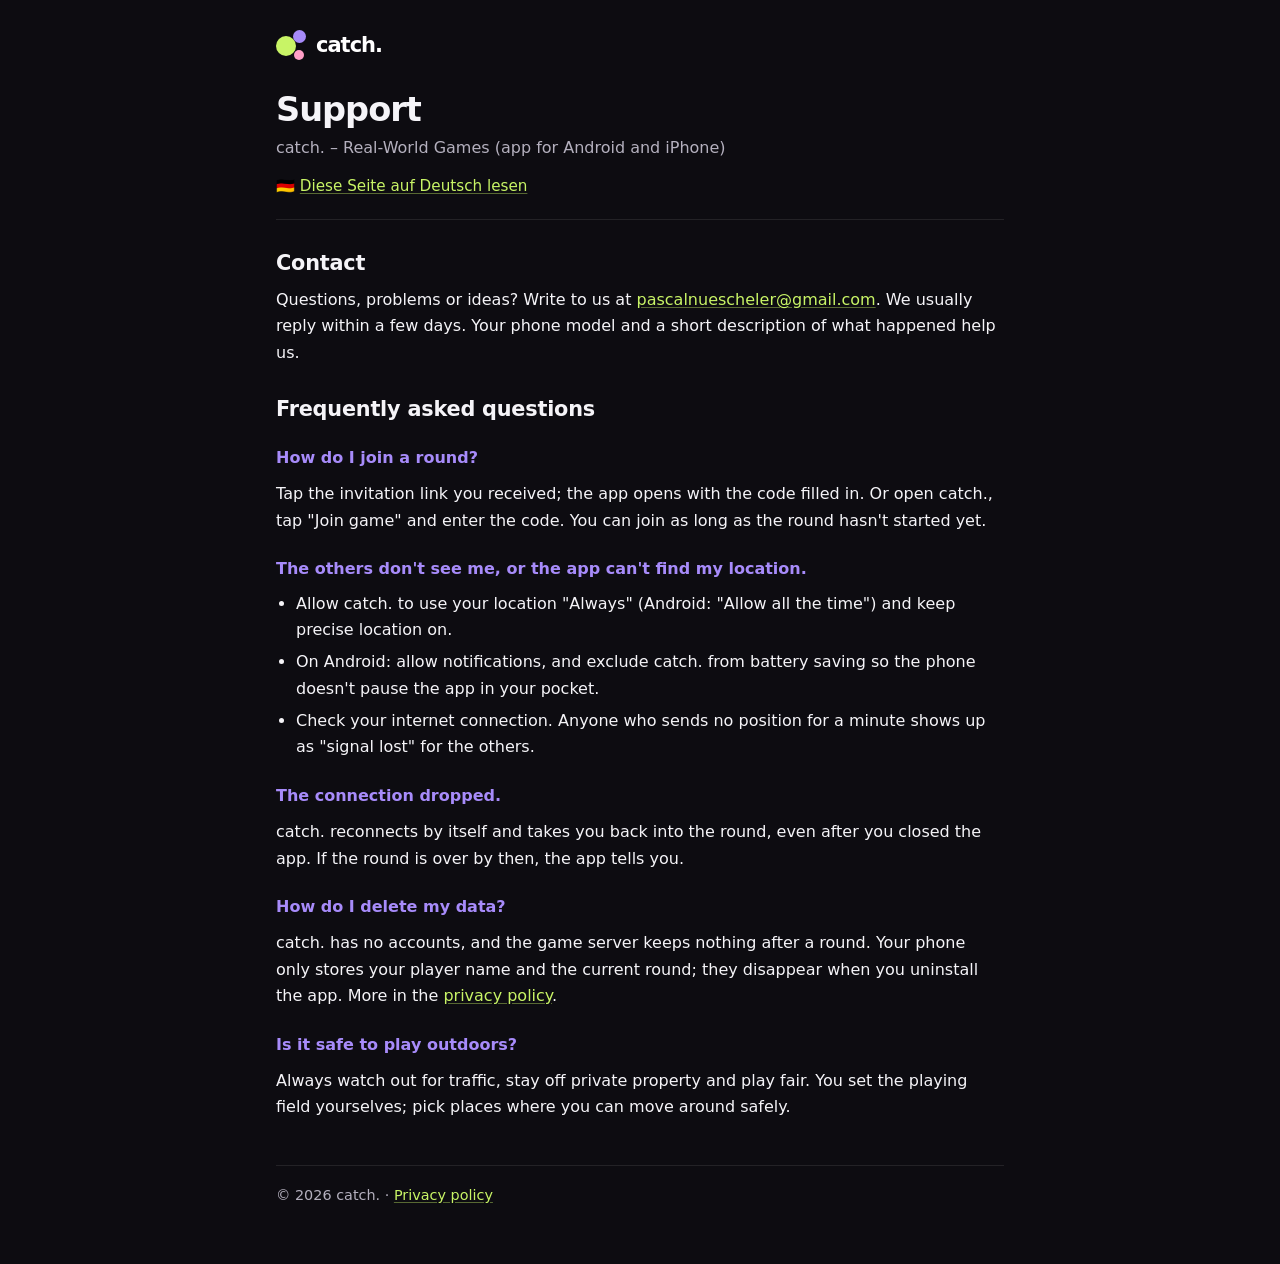
<file: support/en.html>
<!doctype html>
<html lang="en">
<head>
  <meta charset="utf-8" />
  <meta name="viewport" content="width=device-width, initial-scale=1" />
  <meta name="theme-color" content="#0D0C11" />
  <title>catch. – Support</title>
  <meta name="description" content="Help and contact for catch., the app for real-world games." />
  <link rel="stylesheet" href="../privacy-policy/style.css" />
</head>
<body>
  <div class="container">
    <header>
      <div class="brand"><span class="mark" aria-hidden="true"><i></i><i></i><i></i></span><span class="wordmark">catch.</span></div>
      <h1>Support</h1>
      <p class="subtitle">catch. – Real-World Games (app for Android and iPhone)</p>
      <p class="lang-switch">🇩🇪 <a href="./">Diese Seite auf Deutsch lesen</a></p>
    </header>

    <main>
      <section id="contact">
        <h2>Contact</h2>
        <p>
          Questions, problems or ideas? Write to us at
          <a href="mailto:pascalnuescheler@gmail.com">pascalnuescheler@gmail.com</a>. We usually reply within a few
          days. Your phone model and a short description of what happened help us.
        </p>
      </section>

      <section id="faq">
        <h2>Frequently asked questions</h2>

        <h3>How do I join a round?</h3>
        <p>
          Tap the invitation link you received; the app opens with the code filled in. Or open catch., tap "Join game"
          and enter the code. You can join as long as the round hasn't started yet.
        </p>

        <h3>The others don't see me, or the app can't find my location.</h3>
        <ul>
          <li>Allow catch. to use your location "Always" (Android: "Allow all the time") and keep precise location on.</li>
          <li>On Android: allow notifications, and exclude catch. from battery saving so the phone doesn't pause the app in your pocket.</li>
          <li>Check your internet connection. Anyone who sends no position for a minute shows up as "signal lost" for the others.</li>
        </ul>

        <h3>The connection dropped.</h3>
        <p>
          catch. reconnects by itself and takes you back into the round, even after you closed the app. If the round
          is over by then, the app tells you.
        </p>

        <h3>How do I delete my data?</h3>
        <p>
          catch. has no accounts, and the game server keeps nothing after a round. Your phone only stores your player
          name and the current round; they disappear when you uninstall the app. More in the
          <a href="../privacy-policy/en.html">privacy policy</a>.
        </p>

        <h3>Is it safe to play outdoors?</h3>
        <p>
          Always watch out for traffic, stay off private property and play fair. You set the playing field yourselves;
          pick places where you can move around safely.
        </p>
      </section>
    </main>

    <footer>© 2026 catch. · <a href="../privacy-policy/en.html">Privacy policy</a></footer>
  </div>
</body>
</html>
</file>
<file: privacy-policy/style.css>
/* catch. legal pages: the app's dark colors, set for comfortable reading of long text. */

:root {
  color-scheme: dark;
  --bg: #0d0c11;
  --panel: #17161d;
  --line: rgba(255, 255, 255, 0.09);
  --text: #f5f4f8;
  --muted: #b4b0be;
  --lime: #c8f466;
  --purple: #a78bfa;
  --pink: #ff9fc7;
}

* {
  box-sizing: border-box;
}

body {
  margin: 0;
  background: var(--bg);
  color: var(--text);
  font-family: system-ui, -apple-system, "Segoe UI", Roboto, Helvetica, Arial, sans-serif;
  font-size: 16px;
  line-height: 1.65;
  -webkit-font-smoothing: antialiased;
}

a {
  color: var(--lime);
  text-decoration: underline;
  text-decoration-color: rgba(200, 244, 102, 0.4);
  text-underline-offset: 2px;
  overflow-wrap: anywhere;
}

a:hover,
a:focus {
  text-decoration-color: var(--lime);
}

.container {
  max-width: 760px;
  margin: 0 auto;
  padding: 28px 16px 56px;
}

/* Logo as in the app: three dots and the wordmark. */
.brand {
  display: flex;
  align-items: center;
  gap: 10px;
  margin-bottom: 28px;
}

.mark {
  position: relative;
  width: 30px;
  height: 30px;
}

.mark i {
  position: absolute;
  border-radius: 50%;
}

.mark i:nth-child(1) {
  width: 20px;
  height: 20px;
  left: 0;
  top: 6px;
  background: var(--lime);
}

.mark i:nth-child(2) {
  width: 13px;
  height: 13px;
  right: 0;
  top: 0;
  background: var(--purple);
}

.mark i:nth-child(3) {
  width: 10px;
  height: 10px;
  right: 2px;
  bottom: 0;
  background: var(--pink);
}

.wordmark {
  color: #fff;
  font-size: 21px;
  font-weight: 800;
  letter-spacing: -1px;
}

header {
  padding-bottom: 20px;
  border-bottom: 1px solid var(--line);
  margin-bottom: 24px;
}

h1 {
  margin: 0 0 6px;
  font-size: 2.1rem;
  line-height: 1.15;
  font-weight: 800;
  letter-spacing: -0.03em;
}

.subtitle {
  margin: 0;
  color: var(--muted);
}

.lang-switch {
  margin: 12px 0 0;
  font-size: 0.95rem;
}

.meta {
  margin-top: 14px;
  padding: 12px 14px;
  background: var(--panel);
  border: 1px solid var(--line);
  border-radius: 14px;
  color: var(--muted);
  font-size: 0.95rem;
}

.summary {
  padding: 4px 18px;
  background: rgba(200, 244, 102, 0.06);
  border: 1px solid rgba(200, 244, 102, 0.25);
  border-radius: 16px;
}

main section {
  margin: 30px 0;
}

h2 {
  margin: 0 0 10px;
  font-size: 1.3rem;
  line-height: 1.3;
  font-weight: 800;
  letter-spacing: -0.01em;
}

h3 {
  margin: 22px 0 4px;
  color: var(--purple);
  font-size: 1rem;
}

p {
  margin: 10px 0;
}

ul {
  margin: 8px 0;
  padding-left: 1.25rem;
}

li {
  margin: 6px 0;
}

.muted {
  color: var(--muted);
}

footer {
  margin-top: 44px;
  padding-top: 18px;
  border-top: 1px solid var(--line);
  color: var(--muted);
  font-size: 0.9rem;
}
</file>
